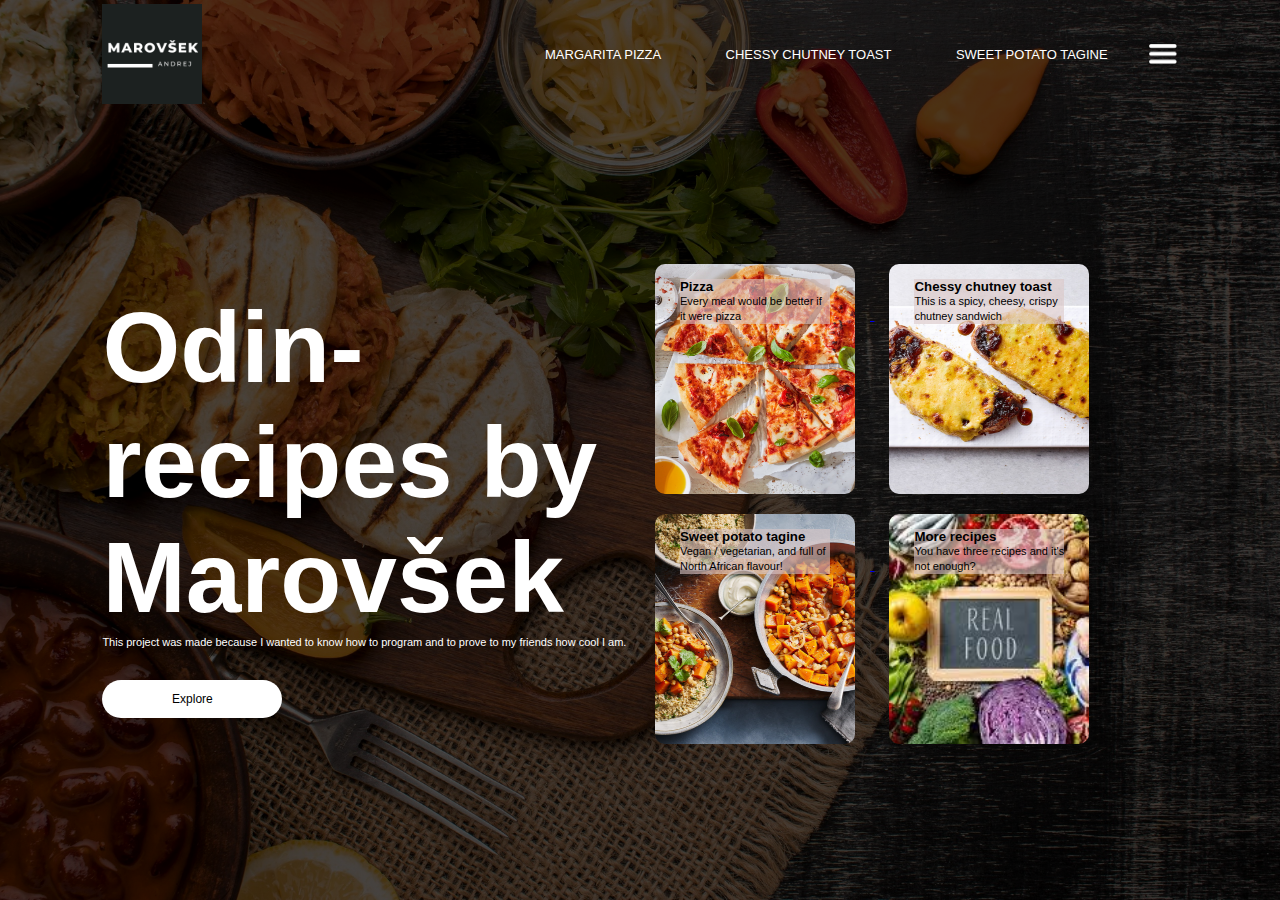
<file: index.html>
<!DOCTYPE html>
<html lang="en">
<head>
    <meta charset="UTF-8">
    <meta http-equiv="X-UA-Compatible" content="IE=edge">
    <meta name="viewport" content="width=device-width, initial-scale=1.0">
    <title>odin-recipes</title>
    <link href="https://fonts.googleapis.com/css2?
    family=Roboto:wght@400;700&display=swap">
    <link rel="stylesheet" href="style.css">
</head>
<body>
    
    <div class="background-image">
        <div class="navbar">

            <img src="recipes/Logo.png" class="logo">

            <nav>
                <ul>
                    <li><a href="recipes/pizza.html"> MARGARITA PIZZA </a></li>
                    <li><a href="recipes/chessychutneytoast.html"> CHESSY CHUTNEY TOAST </a></li>
                    <li><a href="recipes/sweetpotatotagine.html"> SWEET POTATO TAGINE </a></li>
                </ul>
            </nav>
            <img src="recipes/menu-icon.png" class="menu-icon">
        </div>
        
        <div class="row">
            <div class="col">
                <h1>Odin-recipes by Marovšek</h1>
                <p>This project was made because 
                    I wanted to know how to program 
                    and to prove to my friends how 
                    cool I am.
                </p>
                <button type="button">Explore</button>
            </div>
            <div class="col">

                <a href="recipes/pizza.html">

                    <div class="card card1">
                    <h5>Pizza</h5>
                    <p>Every meal would be 
                        better if it were pizza</p>
                    </div>
                </a>

                <a href="recipes/chessychutneytoast.html">

                    <div class="card card2">
                    <h5>Chessy chutney toast</h5>
                    <p>This is a spicy, cheesy,
                         crispy chutney sandwich </p>
                    </div>

                </a>
                
                <a href="recipes/sweetpotatotagine.html">

                    <div class="card card3">
                    <h5>Sweet potato tagine</h5>
                    <p>Vegan / vegetarian, and 
                        full of North African flavour!</p>
                    </div>
                </a>
               
                <a href="https://www.taste.com.au/">

                    <div class="card card4">
                    <h5>More recipes</h5>
                    <p>You have three recipes and it's not enough?</p>
                    </div>
                </a>
                
            </div>


        </div>
        
    </div> 
    

</body>
</html>
</file>
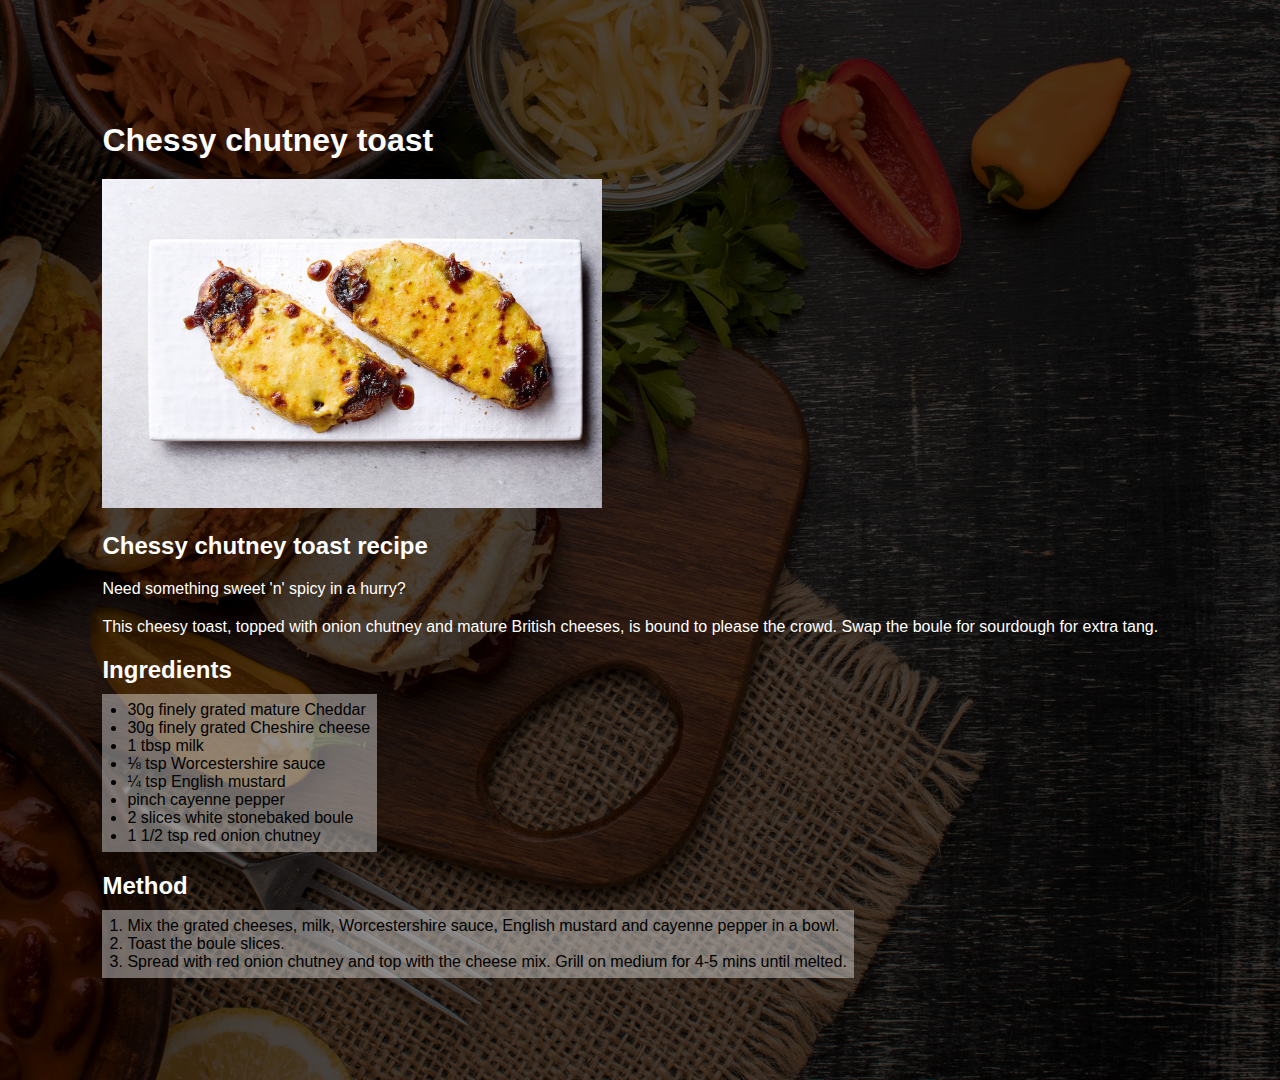
<file: recipes/chessychutneytoast.html>
<!DOCTYPE html>
<html lang="en">
<head>
    <meta charset="UTF-8">
    <meta http-equiv="X-UA-Compatible" content="IE=edge">
    <meta name="viewport" content="width=device-width, initial-scale=1.0">
    <title>Chessychutneytoast</title>
    <link rel="stylesheet" href="style.css">
</head>
<body>
    <div class="background-image">

        <h1>Chessy chutney toast</h1>
        <img src="chessychutneytoast.jpg" width="500vh" alt="Chessy chutney toast">
        <h2>Chessy chutney toast recipe</h2>

            <p>Need something sweet 'n' spicy in a hurry? </p>

            <p>This cheesy toast, topped with onion chutney 
                and mature British cheeses, is bound to please 
                the crowd. Swap the boule for sourdough for 
                extra tang.</p>

        <h2>Ingredients</h2>

            <ul>
                <li>30g finely grated mature Cheddar</li>
                <li>30g finely grated Cheshire cheese</li>
                <li>1 tbsp milk</li>
                <li>⅛ tsp Worcestershire sauce</li>
                <li>¼ tsp English mustard</li>
                <li>pinch cayenne pepper</li>
                <li>2 slices white stonebaked boule</li>
                <li>1 1/2 tsp red onion chutney</li>
            </ul>

        <h2>Method</h2>
            <ol>
                <li>Mix the grated cheeses, milk, Worcestershire sauce, English mustard and cayenne pepper in a bowl.</li>
                <li>Toast the boule slices.</li>
                <li>Spread with red onion chutney and top with the cheese mix. Grill on medium for 4-5 mins until melted.</li>
                
            </ol>

     </div>
</body>
</html>
</file>
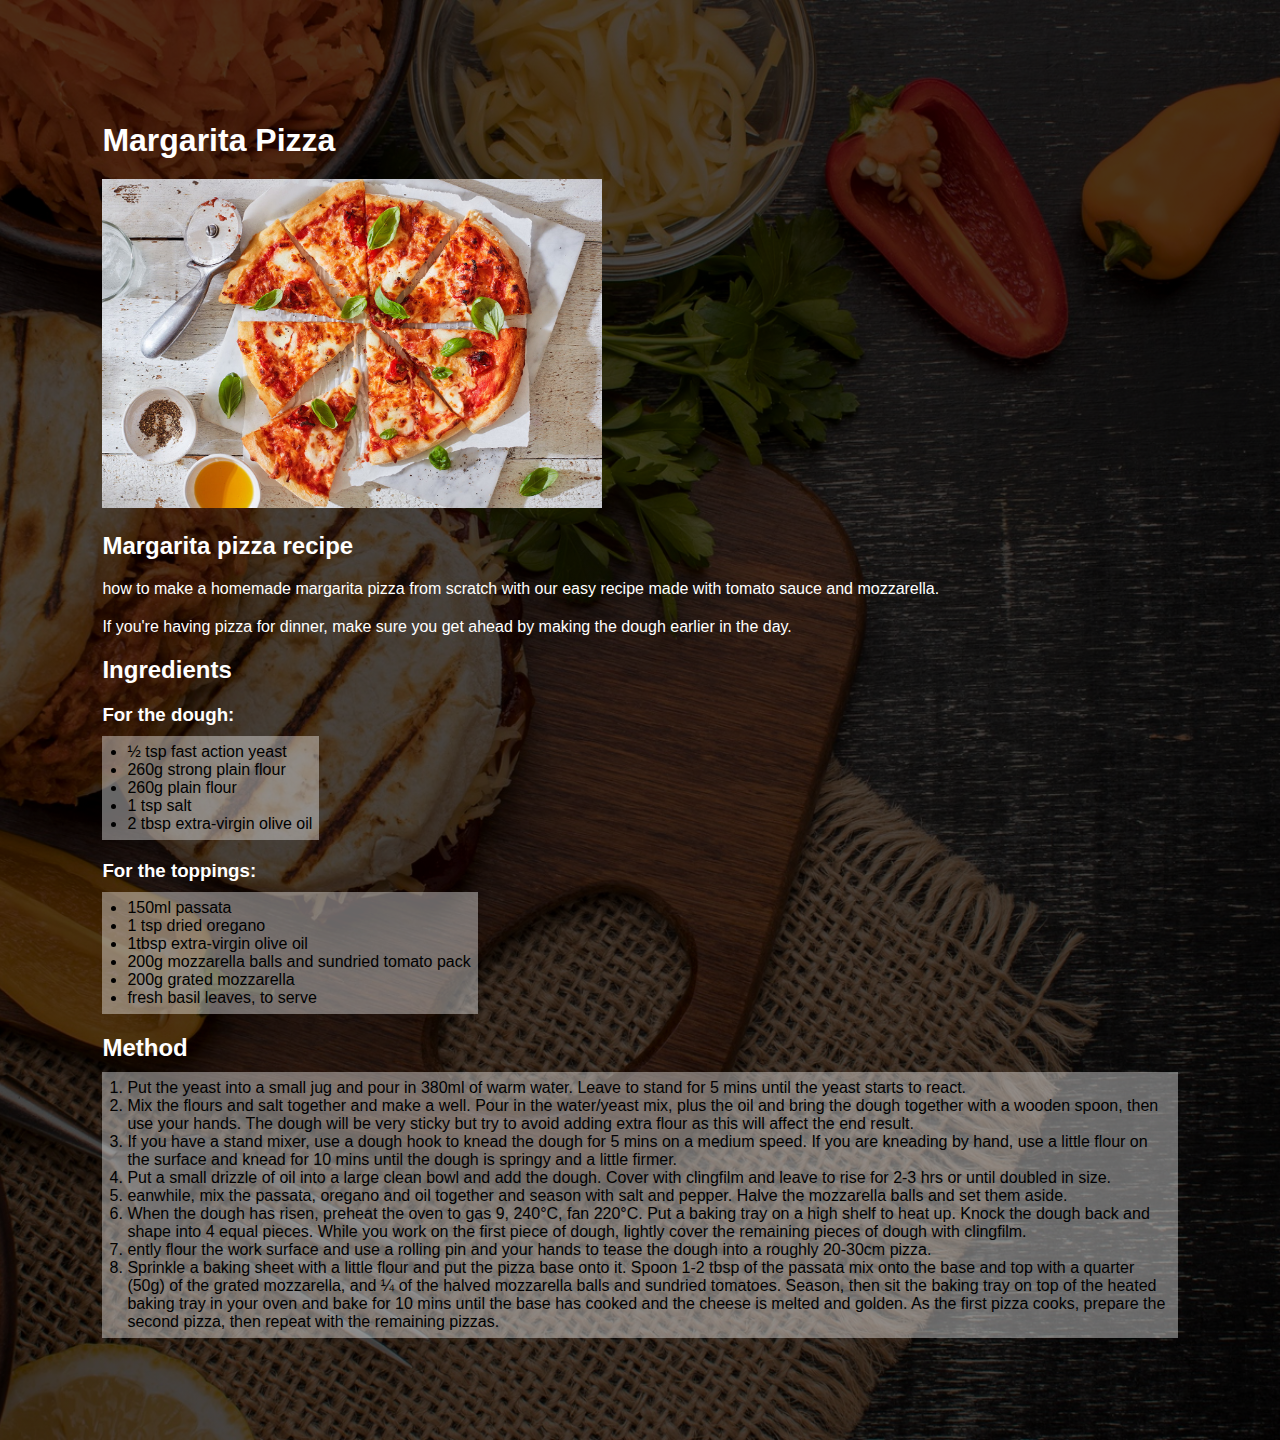
<file: recipes/pizza.html>
<!DOCTYPE html>
<html lang="en">
<head>
    <meta charset="UTF-8">
    <meta http-equiv="X-UA-Compatible" content="IE=edge">
    <meta name="viewport" content="width=device-width, initial-scale=1.0">
    <title>MargaritaPizza</title>
    <link rel="stylesheet" href="style.css">
</head>
<body>
    <div class="background-image">

        <h1>Margarita Pizza</h1>
        <img src="margaritapizza.jpg" width="500vh" alt="MargaritaPizza">
        <h2>Margarita pizza recipe</h2>

            <p>how to make a homemade margarita pizza from 
            scratch with our easy recipe made with tomato sauce 
            and mozzarella. </p> 
            
            <p>If you're having pizza for dinner, make sure you
            get ahead by making the dough earlier in the day.</p>

        <h2>Ingredients</h2>

        <h3>For the dough:</h3>

            <ul>
            <li>½ tsp fast action yeast</li>
            <li>260g strong plain flour</li>
            <li> 260g plain flour</li>
            <li>1 tsp salt</li>
            <li> 2 tbsp extra-virgin olive oil</li>
            </ul>

        
        <h3>For the toppings:</h3>
            <ul>
                <li>150ml passata</li>
                <li>1 tsp dried oregano</li>
                <li>1tbsp extra-virgin olive oil</li>
                <li>200g mozzarella balls and sundried tomato pack</li>
                <li>200g grated mozzarella</li>
                <li>fresh basil leaves, to serve</li>
            </ul>
        <h2>Method</h2>
            <ol>
                <li>Put the yeast into a small jug and pour in 380ml of warm water. Leave to stand for 5 mins until the yeast starts to react. </li>
                <li>Mix the flours and salt together and make a well. Pour in the water/yeast mix, plus the oil and bring the dough together with a wooden spoon, then use your hands. The dough will be very sticky but try to avoid adding extra flour as this will affect the end result. </li>
                <li>If you have a stand mixer, use a dough hook to knead the dough for 5 mins on a medium speed. If you are kneading by hand, use a little flour on the surface and knead for 10 mins until the dough is springy and a little firmer. </li>
                <li>Put a small drizzle of oil into a large clean bowl and add the dough. Cover with clingfilm and leave to rise for 2-3 hrs or until doubled in size. </li>
                <li>eanwhile, mix the passata, oregano and oil together and season with salt and pepper. Halve the mozzarella balls and set them aside. </li>
                <li>When the dough has risen, preheat the oven to gas 9, 240°C, fan 220°C. Put a baking tray on a high shelf to heat up. Knock the dough back and shape into 4 equal pieces. While you work on the first piece of dough, lightly cover the remaining pieces of dough with clingfilm. </li>
                <li>ently flour the work surface and use a rolling pin and your hands to tease the dough into a roughly 20-30cm pizza. </li>
                <li>Sprinkle a baking sheet with a little flour and put the pizza base onto it. Spoon 1-2 tbsp of the passata mix onto the base and top with a quarter (50g) of the grated mozzarella, and ¼ of the halved mozzarella balls and sundried tomatoes. Season, then sit the baking tray on top of the heated baking tray in your oven and bake for 10 mins until the base has cooked and the cheese is melted and golden. As the first pizza cooks, prepare the second pizza, then repeat with the remaining pizzas. </li>
            </ol>
    </div>
    
</body>
</html>
</file>
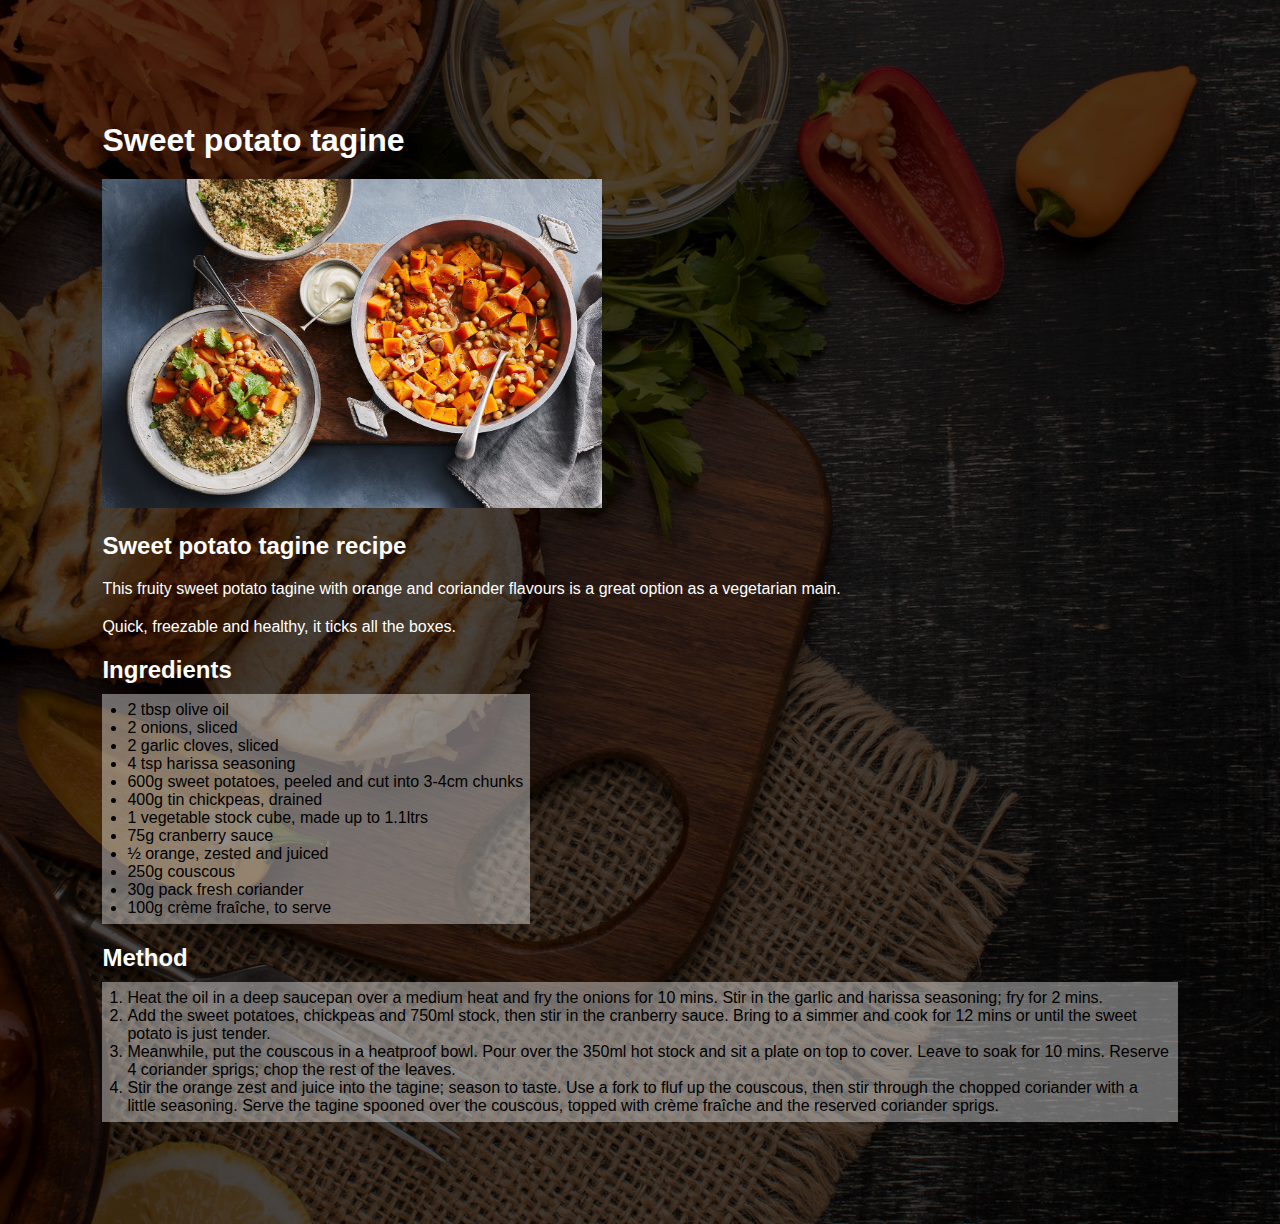
<file: recipes/sweetpotatotagine.html>
<!DOCTYPE html>
<html lang="en">
<head>
    <meta charset="UTF-8">
    <meta http-equiv="X-UA-Compatible" content="IE=edge">
    <meta name="viewport" content="width=device-width, initial-scale=1.0">
    <title>Sweetpotatotagine</title>
    <link rel="stylesheet" href="style.css">
</head>
<body>
    <div class="background-image">
        <h1>Sweet potato tagine</h1>
        <img src="sweetpotatotagine.jpg" width="500vh" alt="Sweet potato tagine">
        <h2>Sweet potato tagine recipe</h2>

            <p>This fruity sweet potato tagine with orange
                and coriander flavours is a great option as a 
                vegetarian main. </p>

            <p>Quick, freezable and healthy, 
                it ticks all the boxes.</p>

        <h2>Ingredients</h2>

            <ul>
                <li>2 tbsp olive oil</li>
                <li>2 onions, sliced</li>
                <li>2 garlic cloves, sliced</li>
                <li>4 tsp harissa seasoning</li>
                <li>600g sweet potatoes, peeled and cut into 3-4cm chunks</li>
                <li>400g tin chickpeas, drained</li>
                <li>1 vegetable stock cube, made up to 1.1ltrs</li>
                <li>75g cranberry sauce</li>
                <li>½ orange, zested and juiced</li>
                <li>250g couscous</li>
                <li>30g pack fresh coriander</li>
                <li>100g crème fraîche, to serve</li>
                
            </ul>

        <h2>Method</h2>
            <ol>
                <li>Heat the oil in a deep saucepan over a medium heat and fry the onions for 10 mins. Stir in the garlic and harissa seasoning; fry for 2 mins.</li>
                <li>Add the sweet potatoes, chickpeas and 750ml stock, then stir in the cranberry sauce. Bring to a simmer and cook for 12 mins or until the sweet potato is just tender.</li>
                <li>Meanwhile, put the couscous in a heatproof bowl. Pour over the 350ml hot stock and sit a plate on top to cover. Leave to soak for 10 mins. Reserve 4 coriander sprigs; chop the rest of the leaves.</li>
                <li>Stir the orange zest and juice into the tagine; season to taste. Use a fork to fluf up the couscous, then stir through the chopped coriander with a little seasoning. Serve the tagine spooned over the couscous, topped with crème fraîche and the reserved coriander sprigs.</li>
                
                
            </ol>
    </div>
</body>
</html>
</file>
<file: style.css>
*{
    margin: 0;
    padding: 0;
    font-family: 'Roboto', sans-serif;
}

.background-image{

    width: 100%;
    height: 100vh;
    background-image: linear-gradient(rgba(0,0,0,0.7),rgba(0,0,0,0.7)), url(recipes/background.jpg);
    background-position: center;
    background-size: cover;
    padding-left: 8%;
    padding-right: 8%;
    box-sizing: border-box;
}
.navbar{
    height: 12%;
    display: flex;
    align-items: center;
}
.logo{
    width: 100px;
    cursor: pointer;
}
.menu-icon{
    width: 30px;
    cursor: pointer;
    margin-left: 40px;
}
nav{
    flex: 1;
    text-align: right;
}
nav ul li{
    list-style: none;
    display: inline-block;
    margin-left: 60px;
}
nav ul li a{
    text-decoration: none;
    color: #fff;
    font-size:  13px;
}
.row{
    display: flex;
    height: 88%;
    align-items: center;
}
.col{
    flex-basis: 80%;
}
h1{
    color:#fff;
    font-size: 100px;
}

p{
    color: #fff;
    font-size: 11px;
    line-height: 15px;
}
button{
    width: 180px;
    color: #000;
    font-size: 12px;
    padding: 12px 0;
    background: #fff;
    border: 0;
    border-radius: 20px;
    outline: none;
    margin-top: 30px;
    cursor:pointer;
}
.card{
    width: 200px;
    height: 230px;
    display: inline-block;
    border-radius: 10px;
    padding: 15px 25px;
    box-sizing: border-box;
    cursor: pointer;
    margin: 10px 15px;
    background-position: center;
    background-size: cover;
    transition: transform  0.5s;
}

.card1{

    background-image: url(recipes/margaritapizza.jpg);
}

.card2{

    background-image: url(recipes/chessychutneytoast.jpg);
}

.card3{

    background-image: url(recipes/sweetpotatotagine.jpg);
}

.card4{

    background-image: url(recipes/more-food.jpeg);
}
.card:hover{
    transform: translateY(-10px);
}

.card p,
.card h5{
    color: black;
    background-color: rgba(219, 199, 199, 0.6);
    text-shadow: 2 2 15px #ffffff;
    

}
</file>
<file: recipes/style.css>
/*styles of second pages*/
*{
    margin: 0;
    padding: 0;
    font-family: 'Roboto', sans-serif;
}
.background-image{

    width: 100%;
    height:fit-content;
    background-image: linear-gradient(rgba(0,0,0,0.7),rgba(0,0,0,0.7)), url(background.jpg);
    background-position: center;
    background-size: cover;
    padding-left: 8%;
    padding-right: 8%;
    box-sizing: border-box;
    padding: 8%;
}
img,h1, h2, h3, p{
    color: white;
    padding-top: 20px;
}
ul, ol{
    background-color: rgb(255,255,255,0.4);
    padding: 7px;
    padding-left: 25px;
    margin-top: 10px;
    display: inline-block;
    
    
}
</file>
